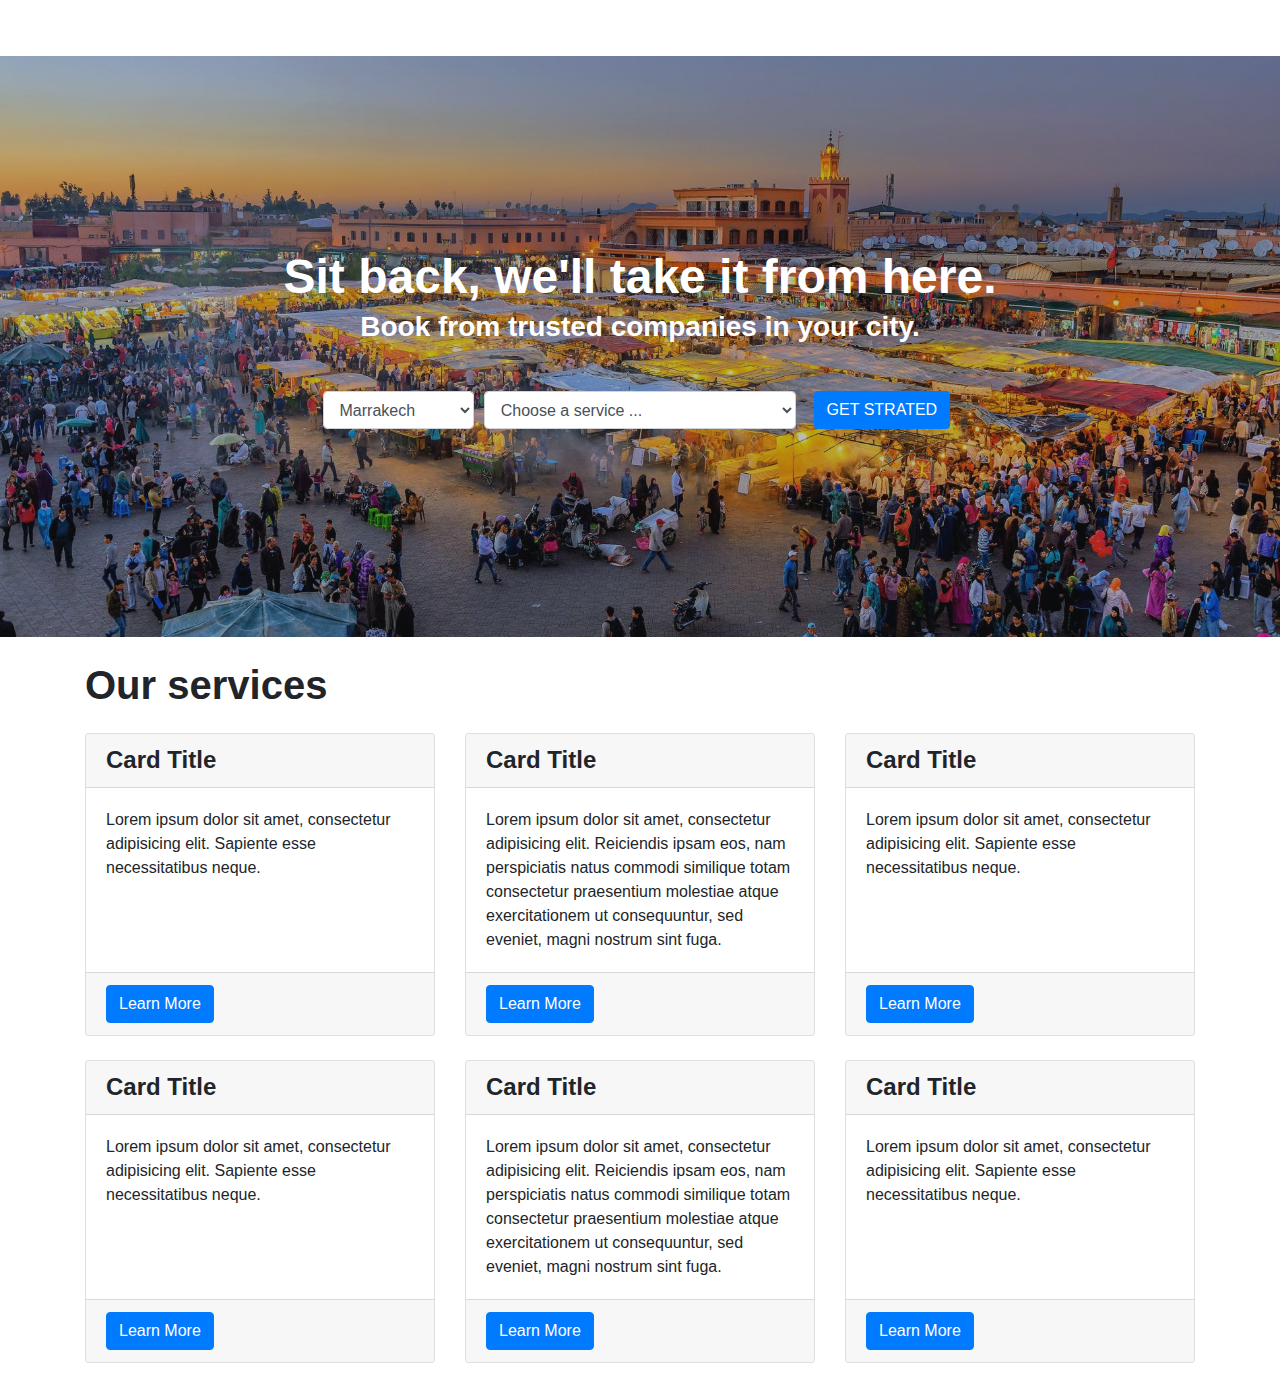
<file: index.html>
<!DOCTYPE html>
<html lang="en">

<head>

	<meta charset="utf-8">
	<meta name="viewport" content="width=device-width, initial-scale=1, shrink-to-fit=no">
	<meta name="description" content="">
	<meta name="author" content="">

	<title>BricolageApp - Template</title>

	<!-- Bootstrap core CSS -->
	<link href="vendor/bootstrap/css/bootstrap.min.css" rel="stylesheet">

	<!-- Custom styles for this template -->
	<link href="css/modern-business.css" rel="stylesheet">

</head>

<body>

	<!-- Navigation -->
	<div w3-include-html="template.html"></div> 


	<header class="masthead text-white text-center">
		<div class="overlay"></div>
		<div class="container">
			<div class="row">
				<div class="col-xl-12">
					<h1 class="mb-1">Sit back, we'll take it from here.</h1>
					<h3 class="mb-5">Book from trusted companies in your city.</h3>
				</div>
				<div class="col-md-10 col-lg-8 col-xl-7 mx-auto">
					<div class="form-row">
						<div class="form-group col-md-3">
							<select id="inputState" class="selectpicker form-control">
								<optgroup label="Morocco">
									<option selected>Marrakech</option>
									<option>CasaBlanca</option>
									<option>Tanger</option>
								</optgroup>
								<optgroup label="Spain">
									<option>Madrid</option>
									<option>Sevilla</option>
									<option>Barcelona</option>
								</optgroup>
								
							</select>
						</div>
						<div class="form-group col-md-6">
							<select id="inputState" class="form-control">
								
								<option selected disabled>Choose a service ...</option>
								<option>Home Cleaning</option>
								<option>Office Cleaning</option>
								<option>Deep Cleaning</option>
							</select>
						</div>
						<div class="form-group col-md-3">
							<a href="booking.html" class="btn " role="button">GET STRATED</a>
						</div>
					</div>
				</div>
			</div>
		</div>
	</header>


	<!-- Page Content -->
	<div class="container">

		<h1 class="my-4">Our services</h1>

		<!-- Marketing Icons Section -->
		<div class="row">
			<div class="col-lg-4 mb-4">
				<div class="card h-100">
					<h4 class="card-header">Card Title</h4>
					<div class="card-body">
						<p class="card-text">Lorem ipsum dolor sit amet, consectetur adipisicing elit. Sapiente esse necessitatibus neque.</p>
					</div>
					<div class="card-footer">
						<a href="#" class="btn btn-primary">Learn More</a>
					</div>
				</div>
			</div>
			<div class="col-lg-4 mb-4">
				<div class="card h-100">
					<h4 class="card-header">Card Title</h4>
					<div class="card-body">
						<p class="card-text">Lorem ipsum dolor sit amet, consectetur adipisicing elit. Reiciendis ipsam eos, nam perspiciatis natus commodi similique totam consectetur praesentium molestiae atque exercitationem ut consequuntur, sed eveniet, magni nostrum sint fuga.</p>
					</div>
					<div class="card-footer">
						<a href="#" class="btn btn-primary">Learn More</a>
					</div>
				</div>
			</div>
			<div class="col-lg-4 mb-4">
				<div class="card h-100">
					<h4 class="card-header">Card Title</h4>
					<div class="card-body">
						<p class="card-text">Lorem ipsum dolor sit amet, consectetur adipisicing elit. Sapiente esse necessitatibus neque.</p>
					</div>
					<div class="card-footer">
						<a href="#" class="btn btn-primary">Learn More</a>
					</div>
				</div>
			</div>
		</div>

		<div class="row">
			<div class="col-lg-4 mb-4">
				<div class="card h-100">
					<h4 class="card-header">Card Title</h4>
					<div class="card-body">
						<p class="card-text">Lorem ipsum dolor sit amet, consectetur adipisicing elit. Sapiente esse necessitatibus neque.</p>
					</div>
					<div class="card-footer">
						<a href="#" class="btn btn-primary">Learn More</a>
					</div>
				</div>
			</div>
			<div class="col-lg-4 mb-4">
				<div class="card h-100">
					<h4 class="card-header">Card Title</h4>
					<div class="card-body">
						<p class="card-text">Lorem ipsum dolor sit amet, consectetur adipisicing elit. Reiciendis ipsam eos, nam perspiciatis natus commodi similique totam consectetur praesentium molestiae atque exercitationem ut consequuntur, sed eveniet, magni nostrum sint fuga.</p>
					</div>
					<div class="card-footer">
						<a href="#" class="btn btn-primary">Learn More</a>
					</div>
				</div>
			</div>
			<div class="col-lg-4 mb-4">
				<div class="card h-100">
					<h4 class="card-header">Card Title</h4>
					<div class="card-body">
						<p class="card-text">Lorem ipsum dolor sit amet, consectetur adipisicing elit. Sapiente esse necessitatibus neque.</p>
					</div>
					<div class="card-footer">
						<a href="#" class="btn btn-primary">Learn More</a>
					</div>
				</div>
			</div>
		</div>
		<!-- /.row -->

		<!-- Portfolio Section -->
		
		<!-- /.row -->

		<!-- Features Section -->
		
	<!-- /.container -->

	<!-- Footer -->


	<!-- Bootstrap core JavaScript -->
	<script src="vendor/jquery/jquery.min.js"></script>
	<script src="vendor/bootstrap/js/bootstrap.bundle.min.js"></script>
	<script src="https://www.w3schools.com/lib/w3.js"></script> 
	 <script>
    w3.includeHTML();
  </script> 

</body>

</html>
</file>
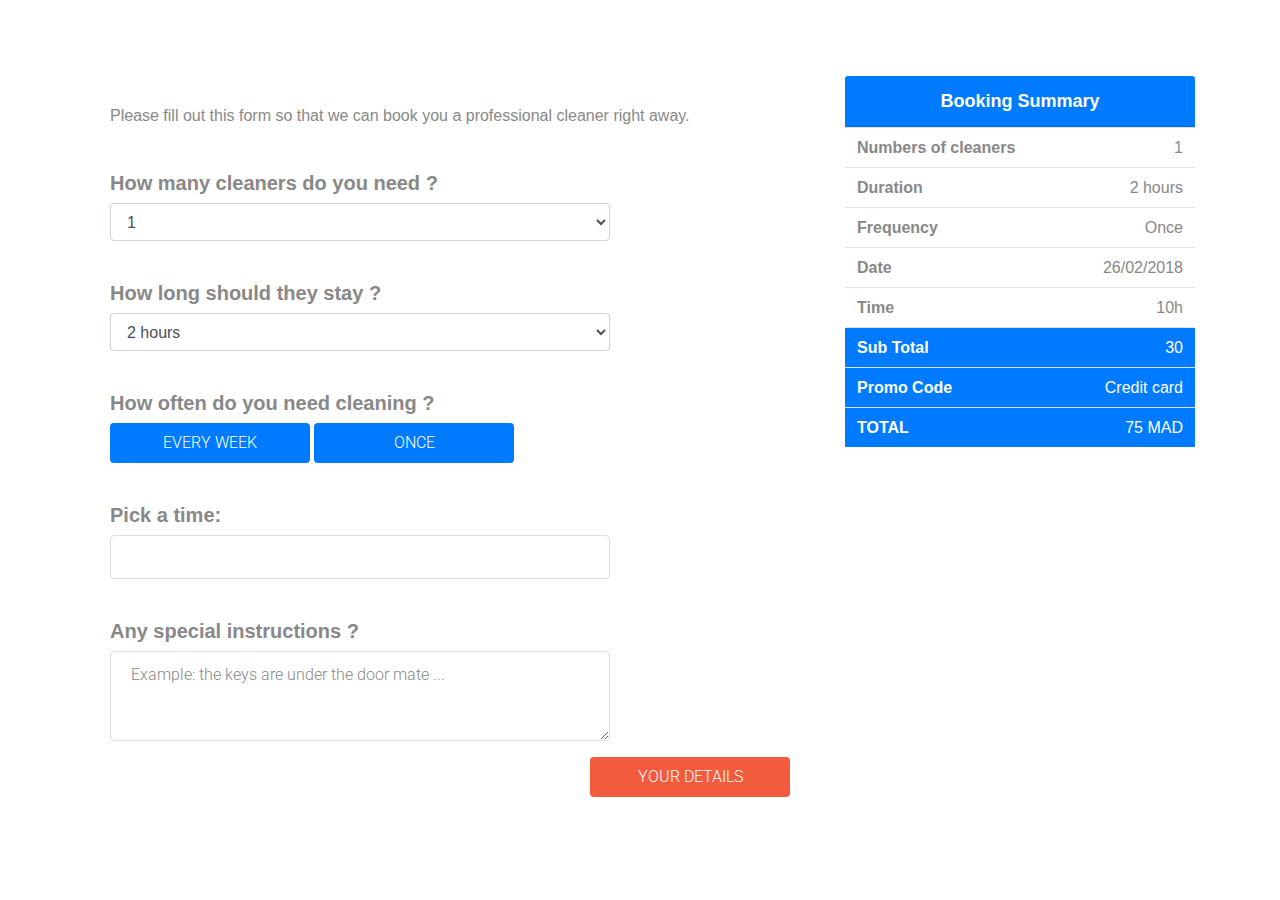
<file: booking.html>
<!DOCTYPE html>
<html lang="en">

<head>

  <meta charset="utf-8">
  <meta http-equiv="X-UA-Compatible" content="IE=edge">
  <meta name="viewport" content="width=device-width, initial-scale=1">
  <title>Bootstrap Wizard Tutorial: Add A New Step</title>

  <!-- CSS -->
  <link rel="stylesheet" href="http://fonts.googleapis.com/css?family=Roboto:400,100,300,500">
  <link href="vendor/bootstrap/css/bootstrap.min.css" rel="stylesheet">
  <link rel="stylesheet" href="assets/font-awesome/css/font-awesome.min.css">
  <link rel="stylesheet" href="assets/css/form-elements.css">
  <link rel="stylesheet" href="assets/css/style.css">
  <link rel="stylesheet" href="css/jquery.datetimepicker.css">
  <link href="css/modern-business.css" rel="stylesheet">

  <!-- HTML5 Shim and Respond.js IE8 support of HTML5 elements and media queries -->
  <!-- WARNING: Respond.js doesn't work if you view the page via file:// -->
        <!--[if lt IE 9]>
            <script src="https://oss.maxcdn.com/libs/html5shiv/3.7.0/html5shiv.js"></script>
            <script src="https://oss.maxcdn.com/libs/respond.js/1.4.2/respond.min.js"></script>
          <![endif]-->

          <!-- Favicon and touch icons -->

        </head>

        <body>

          <!-- Top menu -->
          <div w3-include-html="template.html"></div> 

          <!-- Top content -->
          <div class="top-content">
            <div class="container">
              <div class="row">
                <div class="col-sm-8 form-box">
                 <form role="form" action="" method="post" class="f1">
                  <fieldset>
                    <p >Please fill out this form so that we can book you a professional cleaner right away.</p>
                    <div class="form-group ">
                     <h5>How many cleaners do you need ?</h5>
                     <select id="inputState" class="form-control">
                      <option selected="">1</option>
                      <option>2</option>
                      <option>3</option>
                      <option>3</option>
                    </select>
                  </div>
                  <div class="form-group ">
                   <h5>How long should they stay ?</h5>
                   <select id="inputState" class="form-control">
                    <option selected="">2 hours</option>
                    <option>3 hours</option>
                    <option>4 hours</option>
                    <option>5 hours</option>
                  </select>
                </div>
                <div class="form-group">
                 <h5>How often do you need cleaning ?</h5>
                 <button type="button" class="btn active">EVERY WEEK</button>
                 <button type="button" class="btn active">ONCE</button>
               </div>

               <div class="form-group">
                <h5>Pick a time: </h5>
                <input type="text" name="f1-email" class="f1-email form-control" id="datetimepicker">
              </div>

              <div class="form-group">
                <h5>Any special instructions ?</h5>
                <textarea name="f1-about-yourself" placeholder="Example: the keys are under the door mate ..." 
                class="form-control" id="f1-about-yourself" rows="8"></textarea>
              </div>
              <div class="f1-buttons">
                <button type="button" class="btn btn-next">YOUR DETAILS</button>
              </div>
            </fieldset>

            <fieldset>
              <h3>Your contact details and location:</h3>
              <div class="form-group">
                <h5>Your email: </h5>
                <input type="text" name="f1-email" placeholder="Email..." class="f1-email form-control" id="f1-email">
              </div>
              <div class="form-group">
                <h5>Your number: </h5>
                <input type="text" name="f1-number" placeholder="Number..." class="f1-number form-control" id="f1-number">
              </div>
              <div class="form-group">
                <h5>Your name: </h5>
                <input type="text" name="f1-name" placeholder="Name..." class="f1-name form-control" id="f1-name">
              </div>
              <div class="form-group">
                <h5>Your last name: </h5>
                <input type="text" name="f1-lastname" placeholder="Last Name..." class="f1-lastname form-control" id="f1-lastname">
              </div>
              <div class="form-group">
                <h5>Area: </h5>
                <input type="text" name="f1-area" placeholder="Area..." class="f1-area form-control" id="f1-area">
              </div>
              <div class="form-group">
                <h5>Building name: </h5>
                <input type="text" name="f1-building" placeholder="Building name..." class="f1-building form-control" id="f1-building">
              </div>
              <div class="form-group">
                <h5>Appartement No: </h5>
                <input type="text" name="f1-appartement" placeholder="Appartement No..." class="f1-appartement form-control" id="f1-appartement">
              </div>
              <div class="f1-buttons">
                <button type="button" class="btn btn-previous">Previous</button>
                <button type="button" class="btn btn-next">PAYMENT METHOD</button>
              </div>
            </fieldset>

            <fieldset>
              <h3>Payments</h3>
              <h5>Please choose your preferred payment method.</h5>

              <div class="col-xs-12 col-sm-6 col-md-12">
                <div class="frb-group">
                  <div class="frb frb-default">
                    <input type="radio" id="radio-button-0" name="radio-button" value="0">
                    <label for="radio-button-0">
                      <br><span class="frb-title">Credit Card</span><br>
                      <span class="frb-description">Verify your card now, pay only when service is delivered.</span>
                    </label>
                  </div>
                  <div class="frb frb-default">
                    <input type="radio" id="radio-button-1" name="radio-button" value="1">
                    <label for="radio-button-1">
                      <br><span class="frb-title">Cash</span><br>
                      <span class="frb-description">No cash? No problem, Just pay our cleaners cash when the job is done.</span>
                    </label>
                  </div>

                </div>
              </div>

              <div class="f1-buttons">
                <button type="button" class="btn btn-previous">Previous</button>
                <button type="submit" class="btn btn-submit">CONFIRM</button>
              </div>
            </fieldset>

          </form>
        </div>


        <div class="col-sm-4 form-box h-50">
          <div class="h-100">
            <h4 class="card-header bg-primary text-white">Booking Summary</h4>
            <table class="table" cellspacing="0" cellpadding="0">
              <tbody>
                <tr>
                  <th scope="row">Numbers of cleaners</th>
                  <td>1</td>
                </tr>
                <tr>
                  <th scope="row">Duration</th>
                  <td>2 hours</td>
                </tr>
                <tr>
                  <th scope="row">Frequency</th>
                  <td>Once</td>
                </tr>
                <tr>
                  <th scope="row">Date</th>
                  <td>26/02/2018</td>
                </tr>
                <tr>
                  <th scope="row">Time</th>
                  <td>10h</td>
                </tr>
                <tr class="pricing">
                  <th scope="row">Sub Total</th>
                  <td>30</td>
                </tr>
                <tr class="pricing">
                  <th scope="row">Promo Code</th>
                  <td>Credit card</td>
                </tr>
                <tr class="pricing">
                  <th scope="row">TOTAL</th>
                  <td>75 MAD</td>
                </tr>
              </tbody>
            </table>
          </div>
        </div>


      </div>

    </div>



  </div>

  <!-- Javascript -->
  <script src="assets/js/jquery-1.11.1.min.js"></script>
  <script src="assets/bootstrap/js/bootstrap.min.js"></script>
  <script src="assets/js/jquery.backstretch.min.js"></script>
  <script src="assets/js/retina-1.1.0.min.js"></script>
  <script src="assets/js/scripts.js"></script>
  <script src="vendor/jquery/jquery.min.js"></script>
  <script src="vendor/bootstrap/js/bootstrap.bundle.min.js"></script>
  <script src="https://www.w3schools.com/lib/w3.js"></script> 
  <script src="js/jquery.datetimepicker.full.js"></script>
  <script>
    $("#datetimepicker").datetimepicker();
  </script>
  <script>
    w3.includeHTML();
  </script> 

        <!--[if lt IE 10]>
            <script src="assets/js/placeholder.js"></script>
          <![endif]-->

        </body>

        </html>
</file>
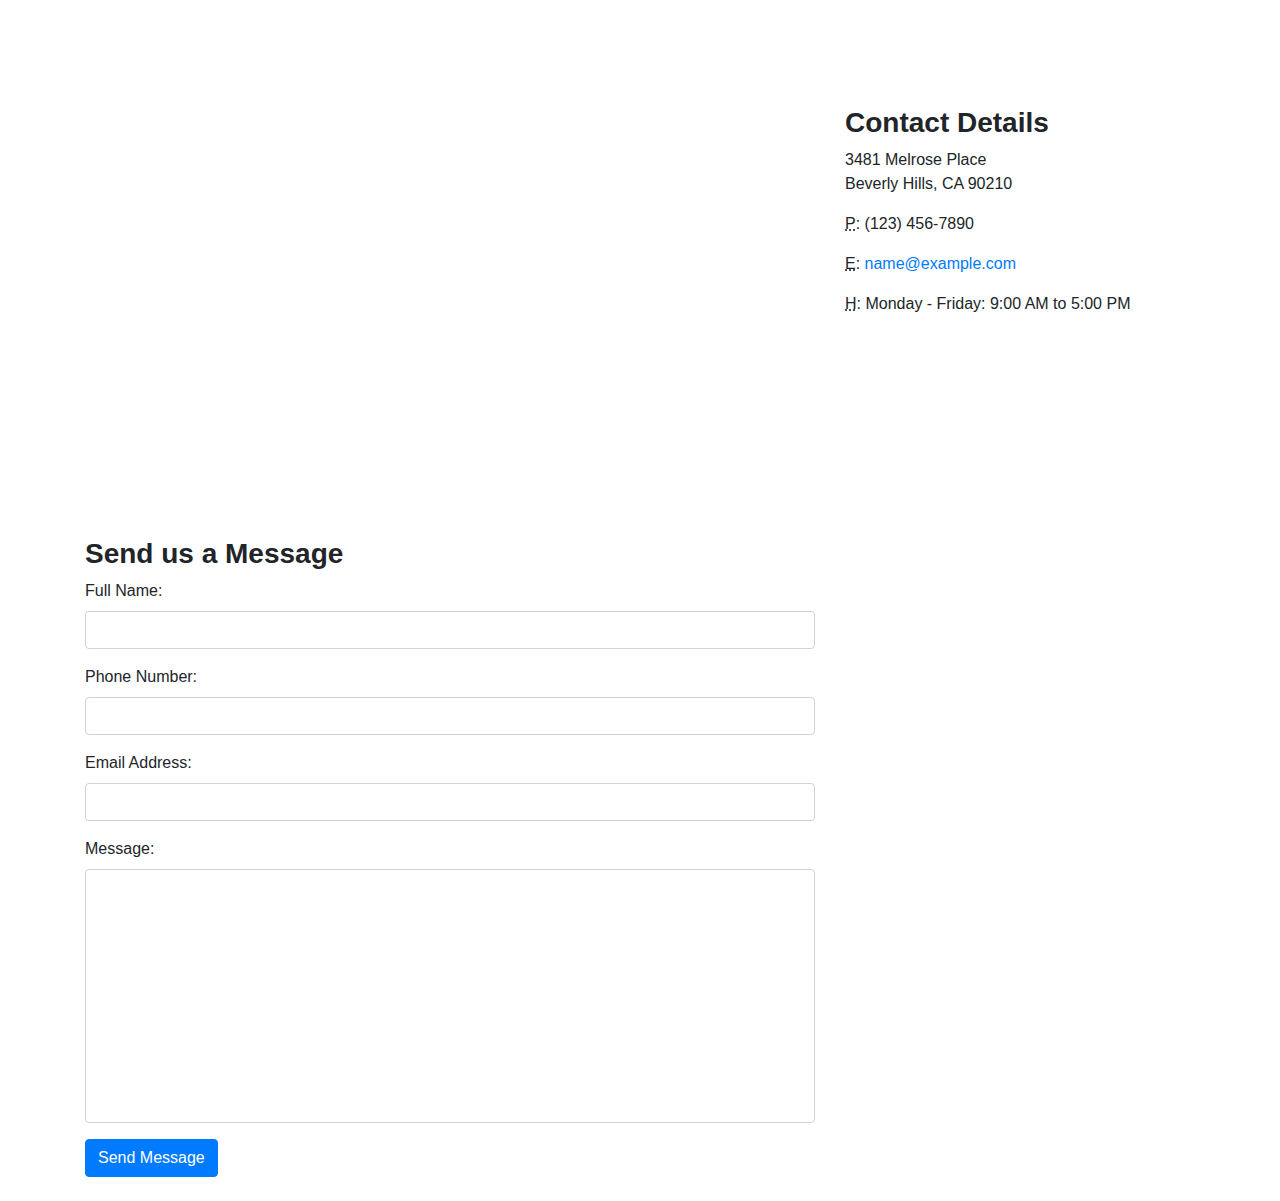
<file: contact.html>
<!DOCTYPE html>
<html lang="en">

  <head>

    <meta charset="utf-8">
    <meta name="viewport" content="width=device-width, initial-scale=1, shrink-to-fit=no">
    <meta name="description" content="">
    <meta name="author" content="">

    <title>Modern Business - Start Bootstrap Template</title>

    <!-- Bootstrap core CSS -->
    <link href="vendor/bootstrap/css/bootstrap.min.css" rel="stylesheet">

    <!-- Custom styles for this template -->
    <link href="css/modern-business.css" rel="stylesheet">

  </head>

  <body>

    <!-- Navigation -->
    <div w3-include-html="template.html"></div> 

    <!-- Page Content -->
    <div class="container" style="margin-top: 50px">
      <!-- Content Row -->
      <div class="row">
        <!-- Map Column -->
        <div class="col-lg-8 mb-4">
          <!-- Embedded Google Map -->
          <iframe width="100%" height="400px" frameborder="0" scrolling="no" marginheight="20" marginwidth="20" src="http://maps.google.com/maps?hl=en&amp;ie=UTF8&amp;ll=37.0625,-95.677068&amp;spn=56.506174,79.013672&amp;t=m&amp;z=4&amp;output=embed"></iframe>
        </div>
        <!-- Contact Details Column -->
        <div class="col-lg-4 mb-4">
          <h3>Contact Details</h3>
          <p>
            3481 Melrose Place
            <br>Beverly Hills, CA 90210
            <br>
          </p>
          <p>
            <abbr title="Phone">P</abbr>: (123) 456-7890
          </p>
          <p>
            <abbr title="Email">E</abbr>:
            <a href="mailto:name@example.com">name@example.com
            </a>
          </p>
          <p>
            <abbr title="Hours">H</abbr>: Monday - Friday: 9:00 AM to 5:00 PM
          </p>
        </div>
      </div>
      <!-- /.row -->

      <!-- Contact Form -->
      <!-- In order to set the email address and subject line for the contact form go to the bin/contact_me.php file. -->
      <div class="row">
        <div class="col-lg-8 mb-4">
          <h3>Send us a Message</h3>
          <form name="sentMessage" id="contactForm" novalidate>
            <div class="control-group form-group">
              <div class="controls">
                <label>Full Name:</label>
                <input type="text" class="form-control" id="name" required data-validation-required-message="Please enter your name.">
                <p class="help-block"></p>
              </div>
            </div>
            <div class="control-group form-group">
              <div class="controls">
                <label>Phone Number:</label>
                <input type="tel" class="form-control" id="phone" required data-validation-required-message="Please enter your phone number.">
              </div>
            </div>
            <div class="control-group form-group">
              <div class="controls">
                <label>Email Address:</label>
                <input type="email" class="form-control" id="email" required data-validation-required-message="Please enter your email address.">
              </div>
            </div>
            <div class="control-group form-group">
              <div class="controls">
                <label>Message:</label>
                <textarea rows="10" cols="100" class="form-control" id="message" required data-validation-required-message="Please enter your message" maxlength="999" style="resize:none"></textarea>
              </div>
            </div>
            <div id="success"></div>
            <!-- For success/fail messages -->
            <button type="submit" class="btn btn-primary" id="sendMessageButton">Send Message</button>
          </form>
        </div>

      </div>
      <!-- /.row -->

    </div>
    <!-- /.container -->


    <!-- Bootstrap core JavaScript -->
    <script src="vendor/jquery/jquery.min.js"></script>
    <script src="vendor/bootstrap/js/bootstrap.bundle.min.js"></script>

    <!-- Contact form JavaScript -->
    <!-- Do not edit these files! In order to set the email address and subject line for the contact form go to the bin/contact_me.php file. -->
    <script src="js/jqBootstrapValidation.js"></script>
    <script src="js/contact_me.js"></script>
<script src="https://www.w3schools.com/lib/w3.js"></script> 
   <script>
    w3.includeHTML();
  </script> 
  </body>

</html>
</file>
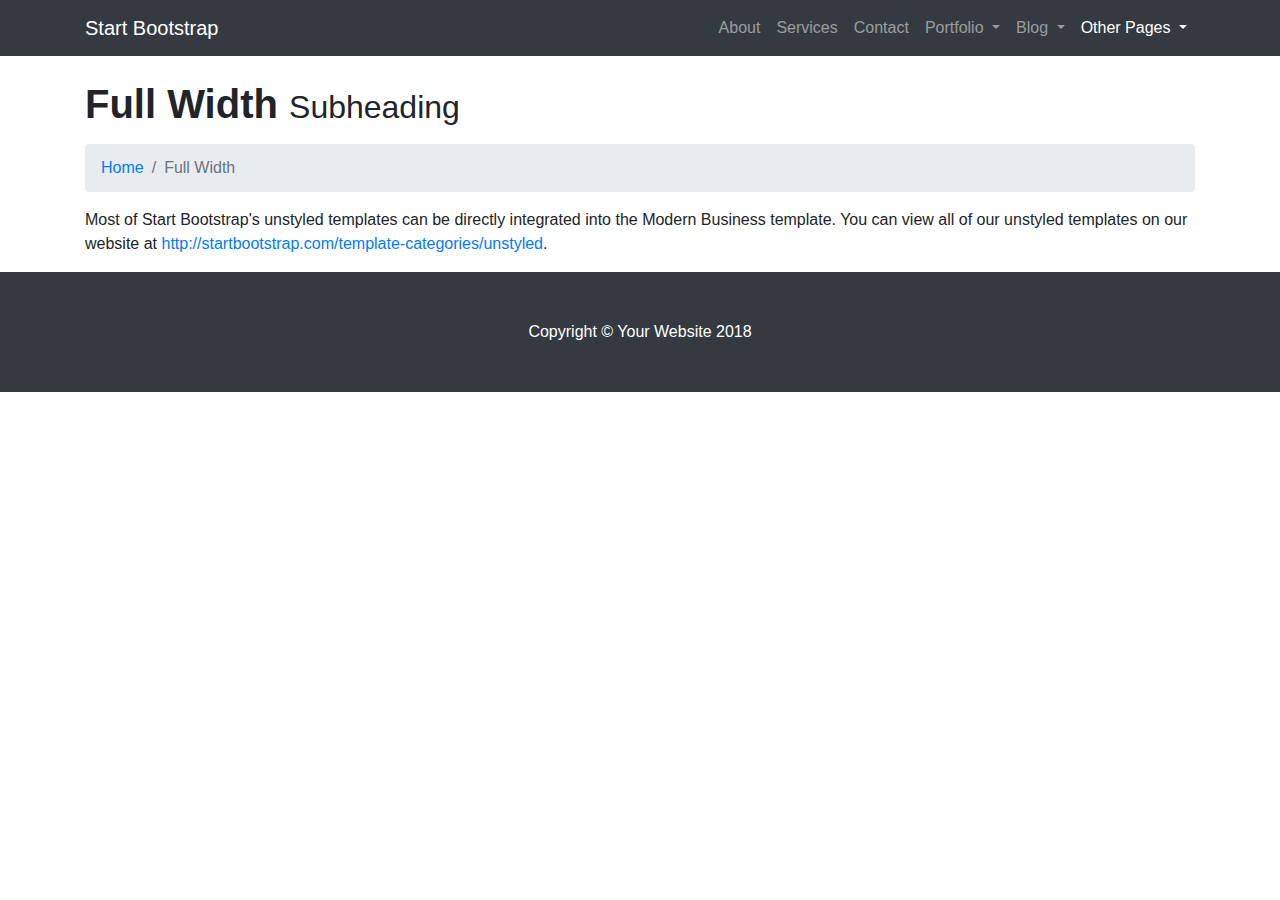
<file: full-width.html>
<!DOCTYPE html>
<html lang="en">

  <head>

    <meta charset="utf-8">
    <meta name="viewport" content="width=device-width, initial-scale=1, shrink-to-fit=no">
    <meta name="description" content="">
    <meta name="author" content="">

    <title>Modern Business - Start Bootstrap Template</title>

    <!-- Bootstrap core CSS -->
    <link href="vendor/bootstrap/css/bootstrap.min.css" rel="stylesheet">

    <!-- Custom styles for this template -->
    <link href="css/modern-business.css" rel="stylesheet">

  </head>

  <body>

    <!-- Navigation -->
    <nav class="navbar fixed-top navbar-expand-lg navbar-dark bg-dark fixed-top">
      <div class="container">
        <a class="navbar-brand" href="index.html">Start Bootstrap</a>
        <button class="navbar-toggler navbar-toggler-right" type="button" data-toggle="collapse" data-target="#navbarResponsive" aria-controls="navbarResponsive" aria-expanded="false" aria-label="Toggle navigation">
          <span class="navbar-toggler-icon"></span>
        </button>
        <div class="collapse navbar-collapse" id="navbarResponsive">
          <ul class="navbar-nav ml-auto">
            <li class="nav-item">
              <a class="nav-link" href="about.html">About</a>
            </li>
            <li class="nav-item">
              <a class="nav-link" href="services.html">Services</a>
            </li>
            <li class="nav-item">
              <a class="nav-link" href="contact.html">Contact</a>
            </li>
            <li class="nav-item dropdown">
              <a class="nav-link dropdown-toggle" href="#" id="navbarDropdownPortfolio" data-toggle="dropdown" aria-haspopup="true" aria-expanded="false">
                Portfolio
              </a>
              <div class="dropdown-menu dropdown-menu-right" aria-labelledby="navbarDropdownPortfolio">
                <a class="dropdown-item" href="portfolio-1-col.html">1 Column Portfolio</a>
                <a class="dropdown-item" href="portfolio-2-col.html">2 Column Portfolio</a>
                <a class="dropdown-item" href="portfolio-3-col.html">3 Column Portfolio</a>
                <a class="dropdown-item" href="portfolio-4-col.html">4 Column Portfolio</a>
                <a class="dropdown-item" href="portfolio-item.html">Single Portfolio Item</a>
              </div>
            </li>
            <li class="nav-item dropdown">
              <a class="nav-link dropdown-toggle" href="#" id="navbarDropdownBlog" data-toggle="dropdown" aria-haspopup="true" aria-expanded="false">
                Blog
              </a>
              <div class="dropdown-menu dropdown-menu-right" aria-labelledby="navbarDropdownBlog">
                <a class="dropdown-item" href="blog-home-1.html">Blog Home 1</a>
                <a class="dropdown-item" href="blog-home-2.html">Blog Home 2</a>
                <a class="dropdown-item" href="blog-post.html">Blog Post</a>
              </div>
            </li>
            <li class="nav-item active dropdown">
              <a class="nav-link dropdown-toggle" href="#" id="navbarDropdownBlog" data-toggle="dropdown" aria-haspopup="true" aria-expanded="false">
                Other Pages
              </a>
              <div class="dropdown-menu dropdown-menu-right" aria-labelledby="navbarDropdownBlog">
                <a class="dropdown-item active" href="full-width.html">Full Width Page</a>
                <a class="dropdown-item" href="sidebar.html">Sidebar Page</a>
                <a class="dropdown-item" href="faq.html">FAQ</a>
                <a class="dropdown-item" href="404.html">404</a>
                <a class="dropdown-item" href="pricing.html">Pricing Table</a>
              </div>
            </li>
          </ul>
        </div>
      </div>
    </nav>

    <!-- Page Content -->
    <div class="container">

      <!-- Page Heading/Breadcrumbs -->
      <h1 class="mt-4 mb-3">Full Width
        <small>Subheading</small>
      </h1>

      <ol class="breadcrumb">
        <li class="breadcrumb-item">
          <a href="index.html">Home</a>
        </li>
        <li class="breadcrumb-item active">Full Width</li>
      </ol>

      <p>Most of Start Bootstrap's unstyled templates can be directly integrated into the Modern Business template. You can view all of our unstyled templates on our website at
        <a href="http://startbootstrap.com/template-categories/unstyled">http://startbootstrap.com/template-categories/unstyled</a>.</p>

    </div>
    <!-- /.container -->

    <!-- Footer -->
    <footer class="py-5 bg-dark">
      <div class="container">
        <p class="m-0 text-center text-white">Copyright &copy; Your Website 2018</p>
      </div>
      <!-- /.container -->
    </footer>

    <!-- Bootstrap core JavaScript -->
    <script src="vendor/jquery/jquery.min.js"></script>
    <script src="vendor/bootstrap/js/bootstrap.bundle.min.js"></script>

  </body>

</html>
</file>
<file: assets/css/form-elements.css>
input[type="text"], 
input[type="password"], 
textarea, 
textarea.form-control {
	height: 44px;
    margin: 0;
    padding: 0 20px;
    vertical-align: middle;
    background: #fff;
    border: 1px solid #ddd;
    font-family: 'Roboto', sans-serif;
    font-size: 16px;
    font-weight: 300;
    line-height: 44px;
    color: #888;
    -moz-border-radius: 4px; -webkit-border-radius: 4px; border-radius: 4px;
    -moz-box-shadow: none; -webkit-box-shadow: none; box-shadow: none;
    -o-transition: all .3s; -moz-transition: all .3s; -webkit-transition: all .3s; -ms-transition: all .3s; transition: all .3s;
}

textarea, 
textarea.form-control {
	height: 90px;
	padding-top: 8px;
	padding-bottom: 8px;
	line-height: 30px;
}

input[type="text"]:focus, 
input[type="password"]:focus, 
textarea:focus, 
textarea.form-control:focus {
	outline: 0;
	background: #fff;
    border: 1px solid #ccc;
    -moz-box-shadow: none; -webkit-box-shadow: none; box-shadow: none;
}

input[type="text"]:-moz-placeholder, input[type="password"]:-moz-placeholder, 
textarea:-moz-placeholder, textarea.form-control:-moz-placeholder { color: #888; }

input[type="text"]:-ms-input-placeholder, input[type="password"]:-ms-input-placeholder, 
textarea:-ms-input-placeholder, textarea.form-control:-ms-input-placeholder { color: #888; }

input[type="text"]::-webkit-input-placeholder, input[type="password"]::-webkit-input-placeholder, 
textarea::-webkit-input-placeholder, textarea.form-control::-webkit-input-placeholder { color: #888; }

label { font-weight: 300; }


button.btn {
	min-width: 105px;
	height: 40px;
    margin: 0;
    padding: 0 20px;
    vertical-align: middle;
    border: 0;
    font-family: 'Roboto', sans-serif;
    font-size: 16px;
    font-weight: 300;
    line-height: 40px;
    color: #fff;
    -moz-border-radius: 4px; -webkit-border-radius: 4px; border-radius: 4px;
    text-shadow: none;
    -moz-box-shadow: none; -webkit-box-shadow: none; box-shadow: none;
    -o-transition: all .3s; -moz-transition: all .3s; -webkit-transition: all .3s; -ms-transition: all .3s; transition: all .3s;
}

button.btn:hover { opacity: 0.6; color: #fff; }
button.btn:active { outline: 0; opacity: 0.6; color: #fff; -moz-box-shadow: none; -webkit-box-shadow: none; box-shadow: none; }
button.btn:focus,
button.btn:active:focus,
button.btn.active:focus { outline: 0; opacity: 0.6; color: #fff; }

button.btn.btn-next,
button.btn.btn-next:focus,
button.btn.btn-next:active:focus, button.btn.btn-next.active:focus { background: #f35b3f; }

button.btn.btn-submit,
button.btn.btn-submit:focus,
button.btn.btn-submit:active:focus, button.btn.btn-submit.active:focus { background: #f35b3f; }

button.btn.btn-previous,
button.btn.btn-previous:focus,
button.btn.btn-previous:active:focus, button.btn.btn-previous.active:focus { background: #bbb; }
</file>
<file: assets/css/style.css>
body {
    font-family: 'Roboto', sans-serif;
    font-size: 16px;
    font-weight: 300;
    color: #888;
    line-height: 30px;
    text-align: center;
}

strong { font-weight: 500; }

a, a:hover, a:focus {
	color: #f35b3f;
	text-decoration: none;
    -o-transition: all .3s; -moz-transition: all .3s; -webkit-transition: all .3s; -ms-transition: all .3s; transition: all .3s;
}

h1, h2 {
	margin-top: 10px;
	font-size: 38px;
    font-weight: 100;
    color: #555;
    line-height: 50px;
}

h3 {
	font-size: 22px;
    font-weight: 300;
    color: #555;
    line-height: 30px;
}

h4 {
	font-size: 18px;
    font-weight: 300;
    color: #555;
    line-height: 26px;
}

img { max-width: 100%; }

::-moz-selection { background: #f35b3f; color: #fff; text-shadow: none; }
::selection { background: #f35b3f; color: #fff; text-shadow: none; }


/***** Top menu *****/

.form-group { margin-top: 40px; width: 80%; min-width: 300px; max-width: 500px}

.btn-block { margin-top: 40px}

.btn { width: 200px; background-color:#007bff }


.footer,.myContainer { background: #343a40; width:100%; height: 60px ; text-align: center; color: white; vertical-align: middle; min-height: 100% }
/***** Top content *****/

.top-content { padding: 0px 0 30px 0; }

.top-content .text { color: #fff; }
.top-content .text h1 { color: #fff; }
.top-content .description { margin: 20px 0 10px 0; }
.top-content .description p { opacity: 0.8; }
.top-content .description a { color: #fff; }
.top-content .description a:hover, 
.top-content .description a:focus { border-bottom: 1px dotted #fff; }

.form-box { padding-top: 20px}

th{text-align: left;}
td{text-align: right;}
tr{line-height: 15px; }


.pricing { background-color: #007bff; color: white }


textarea {
  width: 300px;
  height: 150px;
}

.f1 {
	padding: 25px; background: #fff;
	-moz-border-radius: 4px; -webkit-border-radius: 4px; border-radius: 4px;
}
.f1 h3 { margin-top: 0; margin-bottom: 5px; text-transform: uppercase; }

.f1-steps { overflow: hidden; position: relative; margin-top: 20px; }

.f1-progress { position: absolute; top: 24px; left: 0; width: 100%; height: 1px; background: #ddd; }
.f1-progress-line { position: absolute; top: 0; left: 0; height: 1px; background: #f35b3f; }

.f1-step { position: relative; float: left; width: 25%; padding: 0 5px; }

.f1-step-icon {
	display: inline-block; width: 40px; height: 40px; margin-top: 4px; background: #ddd;
	font-size: 16px; color: #fff; line-height: 40px;
	-moz-border-radius: 50%; -webkit-border-radius: 50%; border-radius: 50%;
}
.f1-step.activated .f1-step-icon {
	background: #fff; border: 1px solid #f35b3f; color: #f35b3f; line-height: 38px;
}
.f1-step.active .f1-step-icon {
	width: 48px; height: 48px; margin-top: 0; background: #f35b3f; font-size: 22px; line-height: 48px;
}

.f1-step p { color: #ccc; }
.f1-step.activated p { color: #f35b3f; }
.f1-step.active p { color: #f35b3f; }

.f1 fieldset { display: none; text-align: left; }

.f1-buttons { text-align: right; }

.f1 .input-error { border-color: #f35b3f; }

.navbar,.navbar-default {background-color: #343a40; color: green}

/***** Media queries *****/

@media (min-width: 992px) and (max-width: 1199px) {}

@media (min-width: 768px) and (max-width: 991px) {}

@media (max-width: 415px) {
	
	h1, h2 { font-size: 32px; }
	
	.f1 { padding-bottom: 20px; }
	.f1-buttons button { margin-bottom: 5px; }

}


/* Retina-ize images/icons */

@media
only screen and (-webkit-min-device-pixel-ratio: 2),
only screen and (   min--moz-device-pixel-ratio: 2),
only screen and (     -o-min-device-pixel-ratio: 2/1),
only screen and (        min-device-pixel-ratio: 2),
only screen and (                min-resolution: 192dpi),
only screen and (                min-resolution: 2dppx) {
	
	/* logo */
    
	
}


.frb-group {
	margin: 15px 0;
}

.frb ~ .frb {
	margin-top: 15px;
}

.frb input[type="radio"]:empty {
	display: none;
}

.frb input[type="radio"] ~ label:before,
.frb input[type="checkbox"] ~ label:before {
	font-family: FontAwesome;
	content: '\f096';
	position: absolute;
	top: 50%;
	margin-top: -11px;
	left: 15px;
	font-size: 22px;
}

.frb input[type="radio"]:checked ~ label:before,
.frb input[type="checkbox"]:checked ~ label:before {
	content: '\f046';
}

.frb input[type="radio"] ~ label,
.frb input[type="checkbox"] ~ label {
	position: relative;
	cursor: pointer;
	width: 100%;
	border: 1px solid #ccc;
	border-radius: 5px;
	background-color: #f2f2f2;
}

.frb input[type="radio"] ~ label:focus,
.frb input[type="radio"] ~ label:hover,
.frb input[type="checkbox"] ~ label:focus,
.frb input[type="checkbox"] ~ label:hover {
	box-shadow: 0px 0px 3px #333;
}

.frb input[type="radio"]:checked ~ label,
.frb input[type="checkbox"]:checked ~ label {
	color: #fafafa;
}

.frb input[type="radio"]:checked ~ label,
.frb input[type="checkbox"]:checked ~ label {
	background-color: #f2f2f2;
}

.frb.frb-default input[type="radio"]:checked ~ label,
.frb.frb-default input[type="checkbox"]:checked ~ label {
	color: #333;
}



.frb input[type="radio"]:empty ~ label span,
.frb input[type="checkbox"]:empty ~ label span {
	display: inline-block;
}

.frb input[type="radio"]:empty ~ label span.frb-title,
.frb input[type="checkbox"]:empty ~ label span.frb-title {
	font-size: 16px;
	font-weight: 700;
	margin: 5px 5px 5px 50px;
}

.frb input[type="radio"]:empty ~ label span.frb-description,
.frb input[type="checkbox"]:empty ~ label span.frb-description {
	font-weight: normal;
	color: #999;
	margin: 5px 5px 5px 50px;
}

.frb input[type="radio"]:empty:checked ~ label span.frb-description,
.frb input[type="checkbox"]:empty:checked ~ label span.frb-description {
	color: #fafafa;
}

.frb.frb-default input[type="radio"]:empty:checked ~ label span.frb-description,
.frb.frb-default input[type="checkbox"]:empty:checked ~ label span.frb-description {
	color: #999;
}
</file>
<file: css/modern-business.css>
/*!
 * Start Bootstrap - Modern Business (https://startbootstrap.com/template-overviews/modern-business)
 * Copyright 2013-2017 Start Bootstrap
 * Licensed under MIT (https://github.com/BlackrockDigital/startbootstrap-logomodern-business-nav/blob/master/LICENSE)
 */

body {
  padding-top: 54px;
}

@media (min-width: 992px) {
  body {
    padding-top: 56px;
  }
}

.carousel-item {
  height: 65vh;
  min-height: 300px;
  background: no-repeat center center scroll;
  -webkit-background-size: cover;
  -moz-background-size: cover;
  -o-background-size: cover;
  background-size: cover;
}

.portfolio-item {
  margin-bottom: 30px;
}

.business-header {
  height: 50vh;
  min-height: 600px;
  background: url('../images/marrakech.jpg') center center no-repeat scroll;
  -webkit-background-size: cover;
  -moz-background-size: cover;
  background-size: cover;
  -o-background-size: cover;
}

body {
  font-family: 'Lato', 'Helvetica Neue', Helvetica, Arial, sans-serif;
}

h1,
h2,
h4,
h5,
h6 {
  font-family: 'Lato', 'Helvetica Neue', Helvetica, Arial, sans-serif;
  font-weight: 600;
}

h3{
  font-family: 'Lato', 'Helvetica Neue', Helvetica, Arial, sans-serif;
  font-weight: 600;
}

header.masthead {
  position: relative;
  background-color: #343a40;
  background: url("../images/marrakech.jpg") no-repeat center center;
  -webkit-background-size: cover;
  -moz-background-size: cover;
  -o-background-size: cover;
  background-size: cover;
  padding-top: 8rem;
  padding-bottom: 8rem;
}

header.masthead .overlay {
  position: absolute;
  background-color: #212529;
  height: 100%;
  width: 100%;
  top: 0;
  left: 0;
  opacity: 0.3;
}

header.masthead h1 {
  font-size: 2rem;
}

@media (min-width: 800px) {
  header.masthead {
    padding-top: 12rem;
    padding-bottom: 12rem;
  }
  header.masthead h1 {
    font-size: 3rem;
  }
}

.btn { background-color: #007bff; color: white  }
</file>
